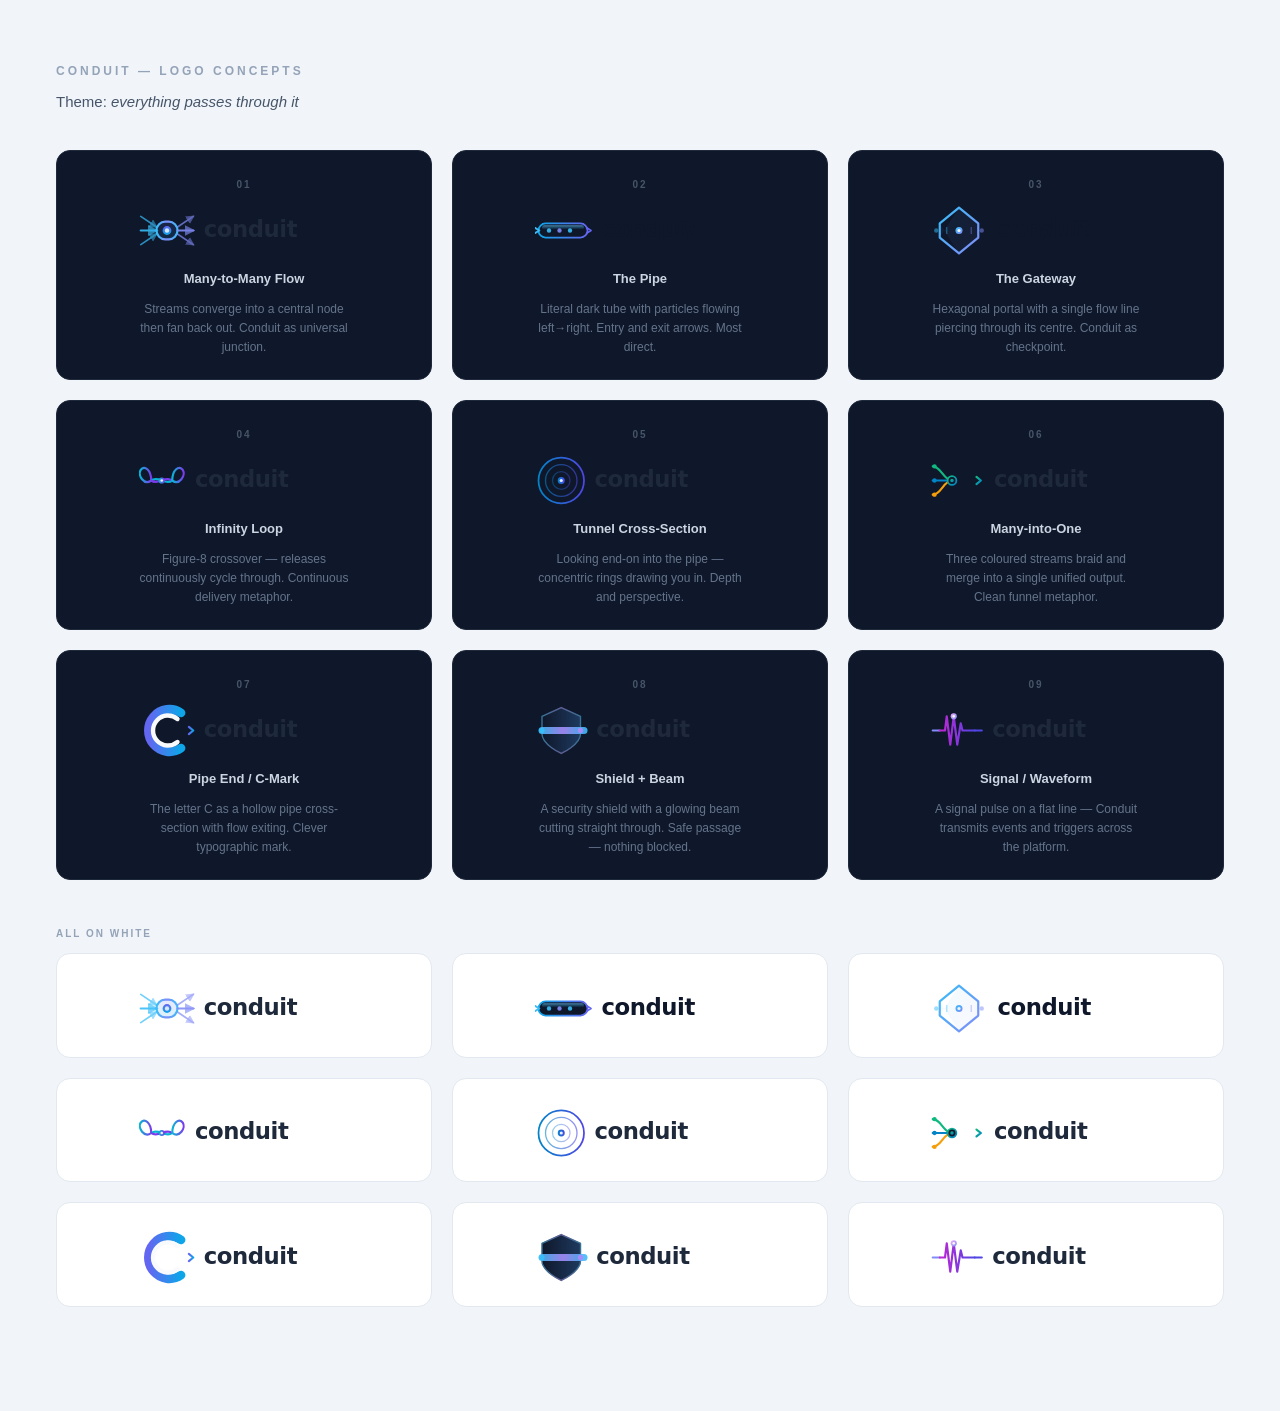
<file: app/static/img/logo-preview.html>
<!DOCTYPE html>
<html lang="en">
<head>
<meta charset="UTF-8">
<title>Conduit Logo Concepts</title>
<style>
  body { background: #f1f5f9; color: #1e293b; font-family: 'Segoe UI', sans-serif; padding: 48px; }
  h1 { font-size: 12px; letter-spacing: 3px; text-transform: uppercase; color: #94a3b8; margin-bottom: 4px; }
  .tagline { font-size: 15px; color: #475569; margin-bottom: 40px; }
  .grid { display: grid; grid-template-columns: repeat(3, 1fr); gap: 20px; margin-bottom: 48px; }
  .card {
    border-radius: 14px; padding: 28px 24px 22px;
    display: flex; flex-direction: column; align-items: center; gap: 14px;
    border: 1px solid #e2e8f0;
  }
  .card.dark  { background: #0f172a; border-color: #1e293b; }
  .card.light { background: #ffffff; }
  .card img   { max-width: 210px; height: auto; }
  .num   { font-size: 10px; font-weight: 700; letter-spacing: 2px; text-transform: uppercase; color: #475569; }
  .name  { font-size: 13px; font-weight: 600; color: #cbd5e1; }
  .desc  { font-size: 12px; color: #64748b; text-align: center; line-height: 1.6; max-width: 210px; }
  h2 { font-size: 10px; letter-spacing: 2px; text-transform: uppercase; color: #94a3b8; margin: 32px 0 14px; }
</style>
</head>
<body>

<h1>Conduit — Logo Concepts</h1>
<p class="tagline">Theme: <em>everything passes through it</em></p>

<div class="grid">

  <div class="card dark">
    <div class="num">01</div>
    <img src="logo-concept-1.svg" alt="C1">
    <div class="name">Many-to-Many Flow</div>
    <div class="desc">Streams converge into a central node then fan back out. Conduit as universal junction.</div>
  </div>

  <div class="card dark">
    <div class="num">02</div>
    <img src="logo-concept-2.svg" alt="C2">
    <div class="name">The Pipe</div>
    <div class="desc">Literal dark tube with particles flowing left→right. Entry and exit arrows. Most direct.</div>
  </div>

  <div class="card dark">
    <div class="num">03</div>
    <img src="logo-concept-3.svg" alt="C3">
    <div class="name">The Gateway</div>
    <div class="desc">Hexagonal portal with a single flow line piercing through its centre. Conduit as checkpoint.</div>
  </div>

  <div class="card dark">
    <div class="num">04</div>
    <img src="logo-concept-4.svg" alt="C4">
    <div class="name">Infinity Loop</div>
    <div class="desc">Figure-8 crossover — releases continuously cycle through. Continuous delivery metaphor.</div>
  </div>

  <div class="card dark">
    <div class="num">05</div>
    <img src="logo-concept-5.svg" alt="C5">
    <div class="name">Tunnel Cross-Section</div>
    <div class="desc">Looking end-on into the pipe — concentric rings drawing you in. Depth and perspective.</div>
  </div>

  <div class="card dark">
    <div class="num">06</div>
    <img src="logo-concept-6.svg" alt="C6">
    <div class="name">Many-into-One</div>
    <div class="desc">Three coloured streams braid and merge into a single unified output. Clean funnel metaphor.</div>
  </div>

  <div class="card dark">
    <div class="num">07</div>
    <img src="logo-concept-7.svg" alt="C7">
    <div class="name">Pipe End / C-Mark</div>
    <div class="desc">The letter C as a hollow pipe cross-section with flow exiting. Clever typographic mark.</div>
  </div>

  <div class="card dark">
    <div class="num">08</div>
    <img src="logo-concept-8.svg" alt="C8">
    <div class="name">Shield + Beam</div>
    <div class="desc">A security shield with a glowing beam cutting straight through. Safe passage — nothing blocked.</div>
  </div>

  <div class="card dark">
    <div class="num">09</div>
    <img src="logo-concept-9.svg" alt="C9">
    <div class="name">Signal / Waveform</div>
    <div class="desc">A signal pulse on a flat line — Conduit transmits events and triggers across the platform.</div>
  </div>

</div>

<h2>All on white</h2>
<div class="grid">
  <div class="card light"><img src="logo-concept-1.svg" alt=""></div>
  <div class="card light"><img src="logo-concept-2.svg" alt=""></div>
  <div class="card light"><img src="logo-concept-3.svg" alt=""></div>
  <div class="card light"><img src="logo-concept-4.svg" alt=""></div>
  <div class="card light"><img src="logo-concept-5.svg" alt=""></div>
  <div class="card light"><img src="logo-concept-6.svg" alt=""></div>
  <div class="card light"><img src="logo-concept-7.svg" alt=""></div>
  <div class="card light"><img src="logo-concept-8.svg" alt=""></div>
  <div class="card light"><img src="logo-concept-9.svg" alt=""></div>
</div>

</body>
</html>
</file>
